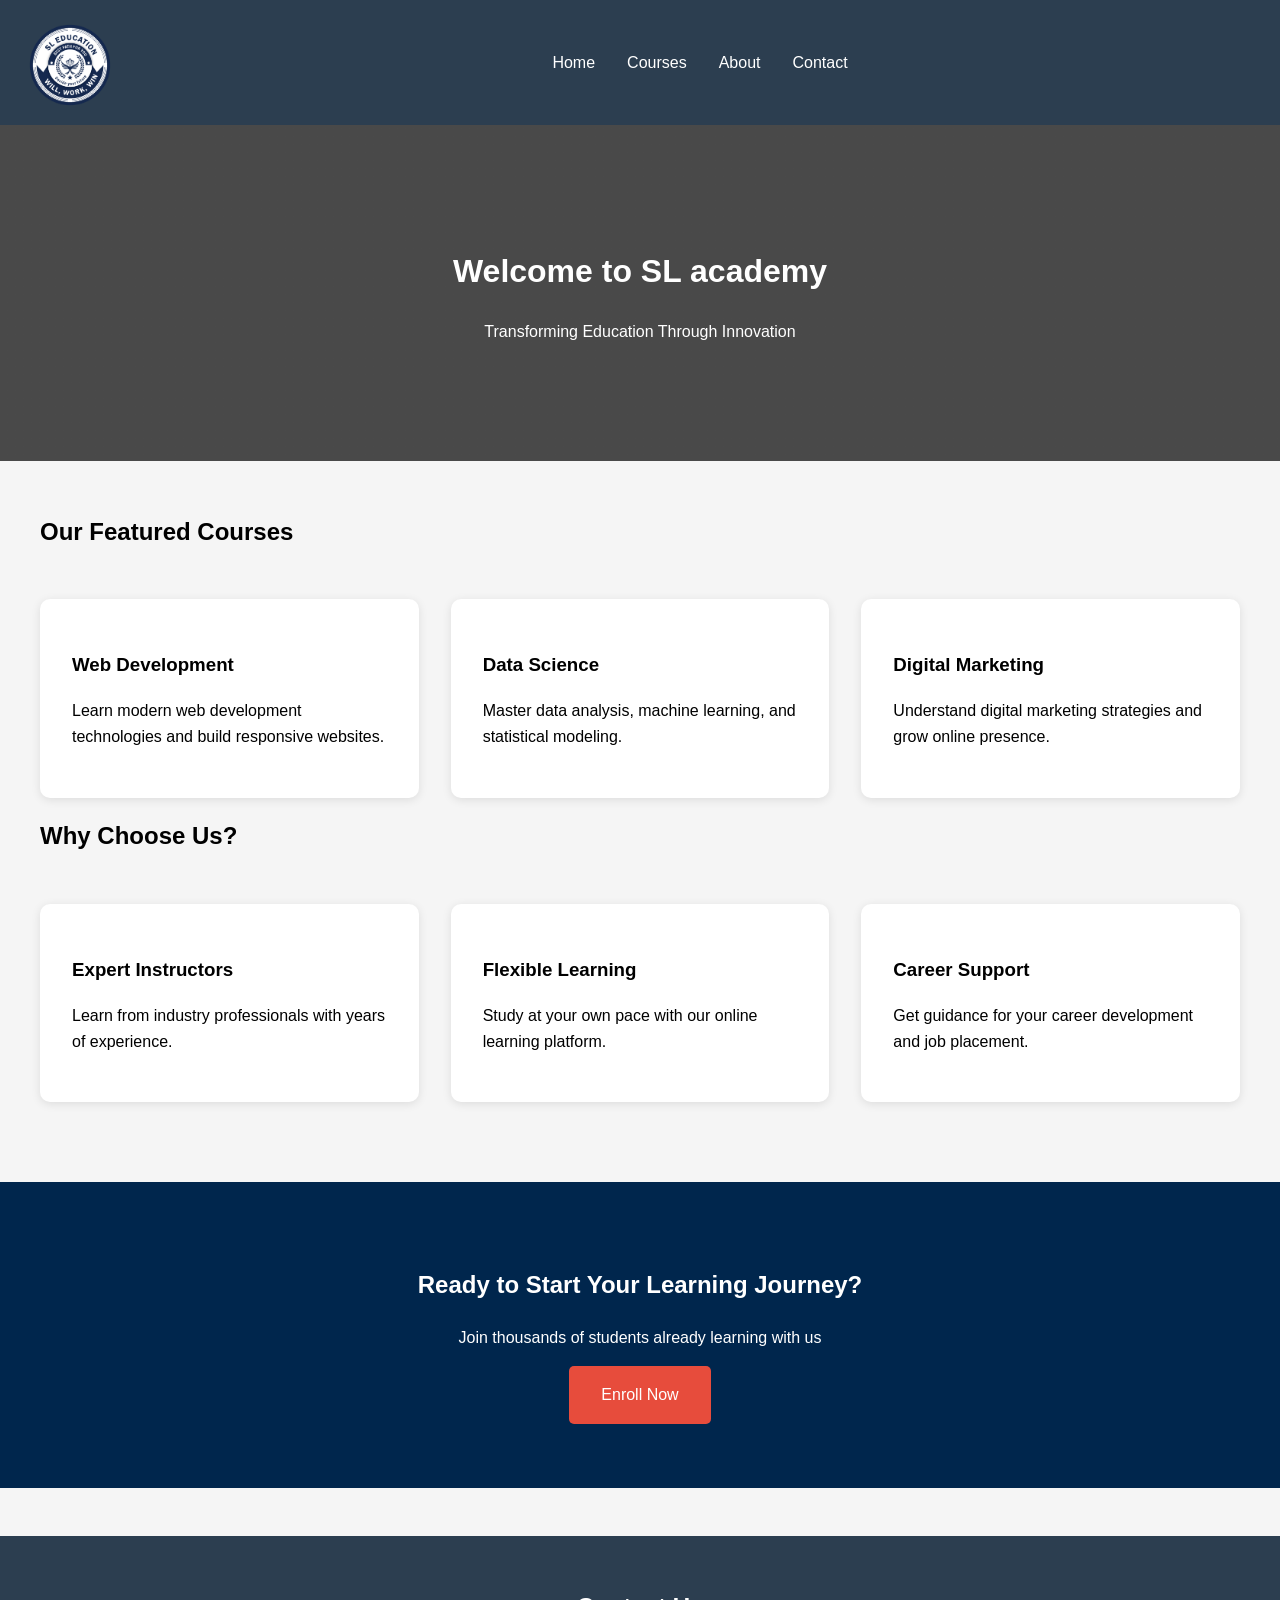
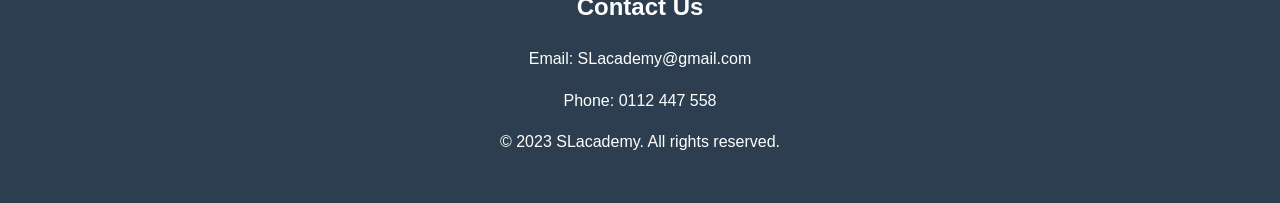
<file: index.html>
<html >
<head>
    <meta charset="UTF-8">
    <meta name="viewport" content="width=device-width, initial-scale=1.0">
    <title>SL Academy</title>
    <link rel="stylesheet" href="style.css">
    </head>
<body>
    <nav class="navbar">
	<img src="images\logo-01.png" alt="Logo" class="logo">
    <ul class="nav-links">
            <li><a href="index.html">Home</a></li>
            <li><a href="courses.html">Courses</a></li>
            <li><a href="about.html">About</a></li>
            <li><a href="contact.html">Contact</a></li>
        </ul>
    </nav>

    <header id="home">
        <h1>Welcome to SL academy</h1>
        <p>Transforming Education Through Innovation</p>
     
    </header>

    <div class="container">
        <section id="courses">
            <h2>Our Featured Courses</h2>
            <div class="features">
                <div class="feature-card">
                    <h3>Web Development</h3>
                    <p>Learn modern web development technologies and build responsive websites.</p>
                </div>
                <div class="feature-card">
                    <h3>Data Science</h3>
                    <p>Master data analysis, machine learning, and statistical modeling.</p>
                </div>
                <div class="feature-card">
                    <h3>Digital Marketing</h3>
                    <p>Understand digital marketing strategies and grow online presence.</p>
                </div>
            </div>
        </section>

        <section id="about">
            <h2>Why Choose Us?</h2>
            <div class="features">
                <div class="feature-card">
                    <h3>Expert Instructors</h3>
                    <p>Learn from industry professionals with years of experience.</p>
                </div>
                <div class="feature-card">
                    <h3>Flexible Learning</h3>
                    <p>Study at your own pace with our online learning platform.</p>
                </div>
                <div class="feature-card">
                    <h3>Career Support</h3>
                    <p>Get guidance for your career development and job placement.</p>
                </div>
            </div>
        </section>
    </div>

    <section class="cta-section">
        <h2>Ready to Start Your Learning Journey?</h2>
        <p>Join thousands of students already learning with us</p>
        <a href="form.html" class="button">Enroll Now</a>
    </section>

    <footer id="contact">
        <h2>Contact Us</h2>
        <p>Email: SLacademy@gmail.com</p>
        <p>Phone: 0112 447 558 </p>
        <p>&copy; 2023 SLacademy. All rights reserved.</p>
    </footer>
</body>
</html>
</file>
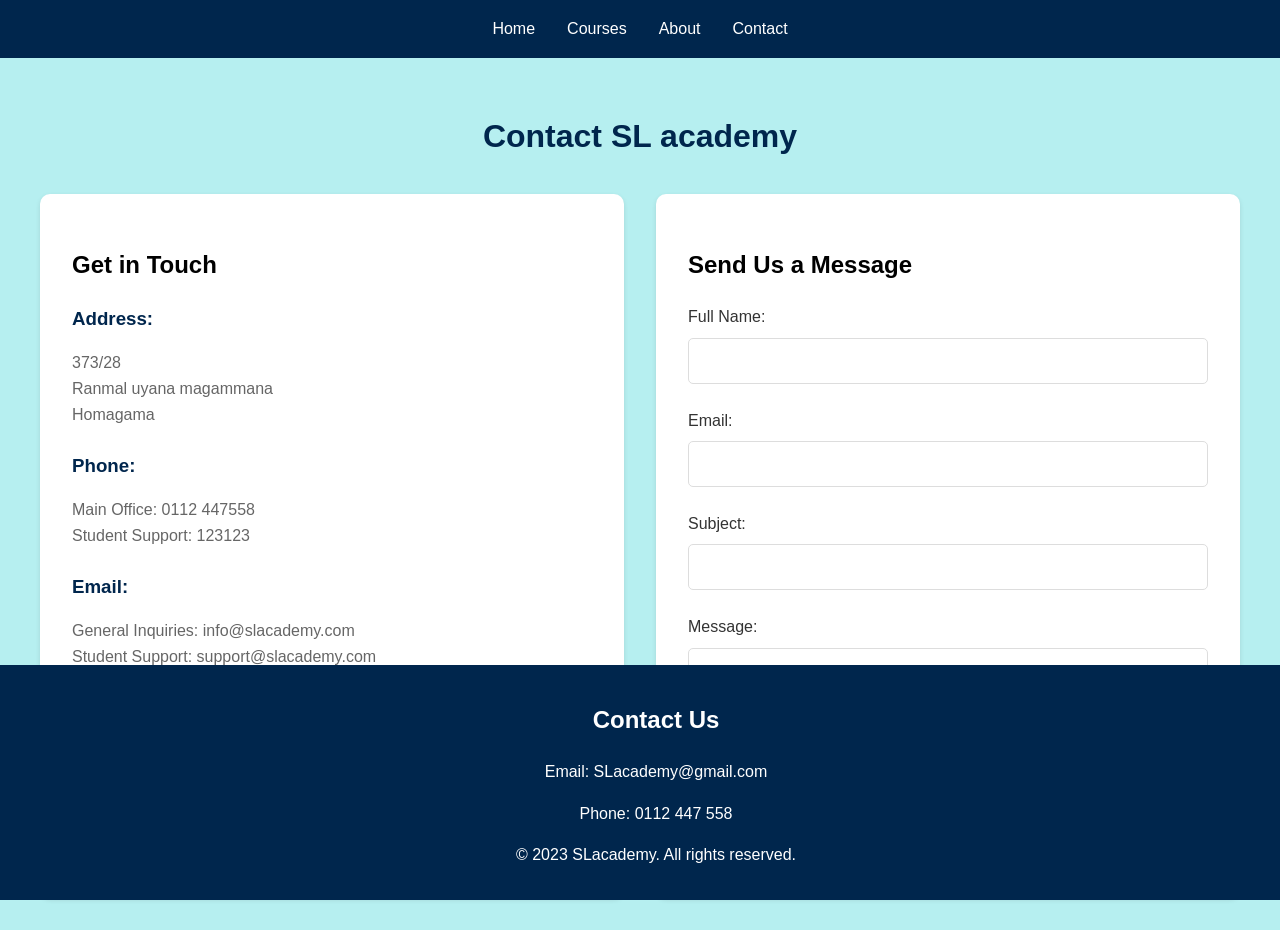
<file: contact.html>
<html>
<head>
    <meta charset="UTF-8">
    <meta name="viewport" content="width=device-width, initial-scale=1.0">
    <title>Contact Us - SL academy</title>
    
	<link rel="stylesheet" href="style3.css">
</head>
<body>
    <nav>
        <ul>
            <li><a href="index.html">Home</a></li>
            <li><a href="courses.html">Courses</a></li>
            <li><a href="about.html">About</a></li>
            <li><a href="contact.html">Contact</a></li>
        </ul>
    </nav>

    <div class="container">
        <h1>Contact SL academy</h1>
        <div class="contact-section">
            <div class="contact-info">
                <h2>Get in Touch</h2>
                <div class="contact-details">
                    <h3>Address:</h3>
                    <p>373/28<br>Ranmal uyana magammana <br>Homagama</p>
                    
                    <h3>Phone:</h3>
                    <p>Main Office: 0112 447558<br>Student Support: 123123</p>
                    
                    <h3>Email:</h3>
                    <p>General Inquiries: info@slacademy.com<br>Student Support: support@slacademy.com<br>Admissions: admissions@slacademy.com</p>
                    
                    <h3>Business Hours:</h3>
                    <p>Monday - Friday: 8:00 AM - 6:00 PM<br>Saturday: 9:00 AM - 3:00 PM<br>Sunday: Closed</p>
                </div>
            </div>
            
            <div class="contact-form">
                <h2>Send Us a Message</h2>
                <form>
                    <div class="form-group">
                        <label for="name">Full Name:</label>
                        <input type="text" id="name" name="name" required>
                    </div>
                    
                    <div class="form-group">
                        <label for="email">Email:</label>
                        <input type="email" id="email" name="email" required>
                    </div>
                    
                    <div class="form-group">
                        <label for="subject">Subject:</label>
                        <input type="text" id="subject" name="subject" required>
                    </div>
                    
                    <div class="form-group">
                        <label for="message">Message:</label>
                        <textarea id="message" name="message" rows="5" required></textarea>
                    </div>
                    
                    <button type="submit" class="action-button">Send Message</button>
                </form>
            </div>
        </div>
    </div>

    <footer>
        <h2>Contact Us</h2>
        <p>Email: SLacademy@gmail.com</p>
        <p>Phone: 0112 447 558 </p>
        <p>&copy; 2023 SLacademy. All rights reserved.</p>
    </footer>
</body>
</html>
</file>
<file: style.css>
body {
            font-family: 'Segoe UI', Tahoma, Geneva, Verdana, sans-serif;
            margin: 0;
            padding: 0;
            line-height: 1.6;
            background-color: #f5f5f5;
        }

        header {
            background: linear-gradient(rgba(0,0,0,0.7), rgba(0,0,0,0.7)), url('https://images.unsplash.com/photo-1524178232363-1fb2b075b655');
            background-size: cover;
            color: white;
            text-align: center;
            padding: 100px 20px;
        }

		.navbar {
            display: flex;
            align-items: center;
            background-color: #2c3e50;
            padding: 10px 20px;
            justify-content: space-between;
        }
        
        .logo {
            height: 100px;
            margin-right: 20px;
			float:left;
			margin-right:20px;
			margin-top:5px;
        }
        
        .nav-links {
            flex: 1;
            display: flex;
            justify-content: center;
            list-style: none;
            gap: 2rem;
            margin: 0;
            padding: 0;
        }
        
        .nav-links a {
            color: white;
            text-decoration: none;
            font-weight: 500;
        }

        nav ul {
            list-style: none;
            display: flex;
            justify-content: center;
            gap: 2rem;
            margin: 0;
            padding: 0;
			gap: 20px;
        }

       

        .container {
            max-width: 1200px;
            margin: 0 auto;
            padding: 2rem;
        }

        .features {
            display: grid;
            grid-template-columns: repeat(auto-fit, minmax(300px, 1fr));
            gap: 2rem;
            margin-top: 3rem;
        }

        .feature-card {
            background: white;
            padding: 2rem;
            border-radius: 10px;
            box-shadow: 0 2px 10px rgba(0,0,0,0.1);
            transition: transform 0.3s ease;
        }

        .feature-card:hover {
            transform: translateY(-5px);
        }

        .cta-section {
            background-color: #00264d;
            color: white;
            text-align: center;
            padding: 4rem 2rem;
            margin-top: 3rem;
        }

        .button {
            display: inline-block;
            padding: 1rem 2rem;
            background-color: #e74c3c;
            color: white;
            text-decoration: none;
            border-radius: 5px;
            transition: background-color 0.3s ease;
        }

        .button:hover {
            background-color: #c0392b;
        }

        footer {
            background-color: #2c3e50;
            color: white;
            text-align: center;
            padding: 2rem;
            margin-top: 3rem;
        }
</file>
<file: style3.css>
body {
            font-family: Arial, sans-serif;
            line-height: 1.6;
            margin: 0;
            padding: 0;
            background-color: #B6EFF0;
        }

        nav {
            background-color: #00264d;
            padding: 1rem;
        }

        nav ul {
            list-style: none;
            display: flex;
            justify-content: center;
            gap: 2rem;
            margin: 0;
            padding: 0;
        }

        nav a {
            color: white;
            text-decoration: none;
        }

        .container {
            max-width: 1200px;
            margin: 0 auto;
            padding: 2rem;
        }

        h1 {
            text-align: center;
            color: #00264d;
            margin-bottom: 2rem;
        }

        .contact-section {
            display: grid;
            grid-template-columns: 1fr 1fr;
            gap: 2rem;
        }

        .contact-info, .contact-form {
            background-color: white;
            padding: 2rem;
            border-radius: 10px;
            box-shadow: 0 2px 5px rgba(0,0,0,0.1);
        }

        .contact-details h3 {
            color: #00264d;
            margin-bottom: 0.5rem;
        }

        .contact-details p {
            margin-bottom: 1.5rem;
            color: #666;
        }

        .form-group {
            margin-bottom: 1.5rem;
        }

        label {
            display: block;
            margin-bottom: 0.5rem;
            color: #333;
        }

        input, textarea {
            width: 100%;
            padding: 0.8rem;
            border: 1px solid #ddd;
            border-radius: 5px;
            font-size: 1rem;
            background-color: white;
            color: #333;
        }

        textarea {
            resize: vertical;
        }

        .action-button {
            background-color: #00264d;
            color: white;
            padding: 1rem 2rem;
            border: none;
            border-radius: 5px;
            cursor: pointer;
            transition: background-color 0.3s ease;
            width: 100%;
            font-size: 1rem;
        }

        .action-button:hover {
            background-color: #001a33;
        }

        footer {
            text-align: center;
            padding: 1rem;
            background-color: #00264d;
            color: white;
            position: fixed;
            bottom: 0;
            width: 100%;
        }

        @media (max-width: 768px) {
            .contact-section {
                grid-template-columns: 1fr;
            }
        }
</file>
